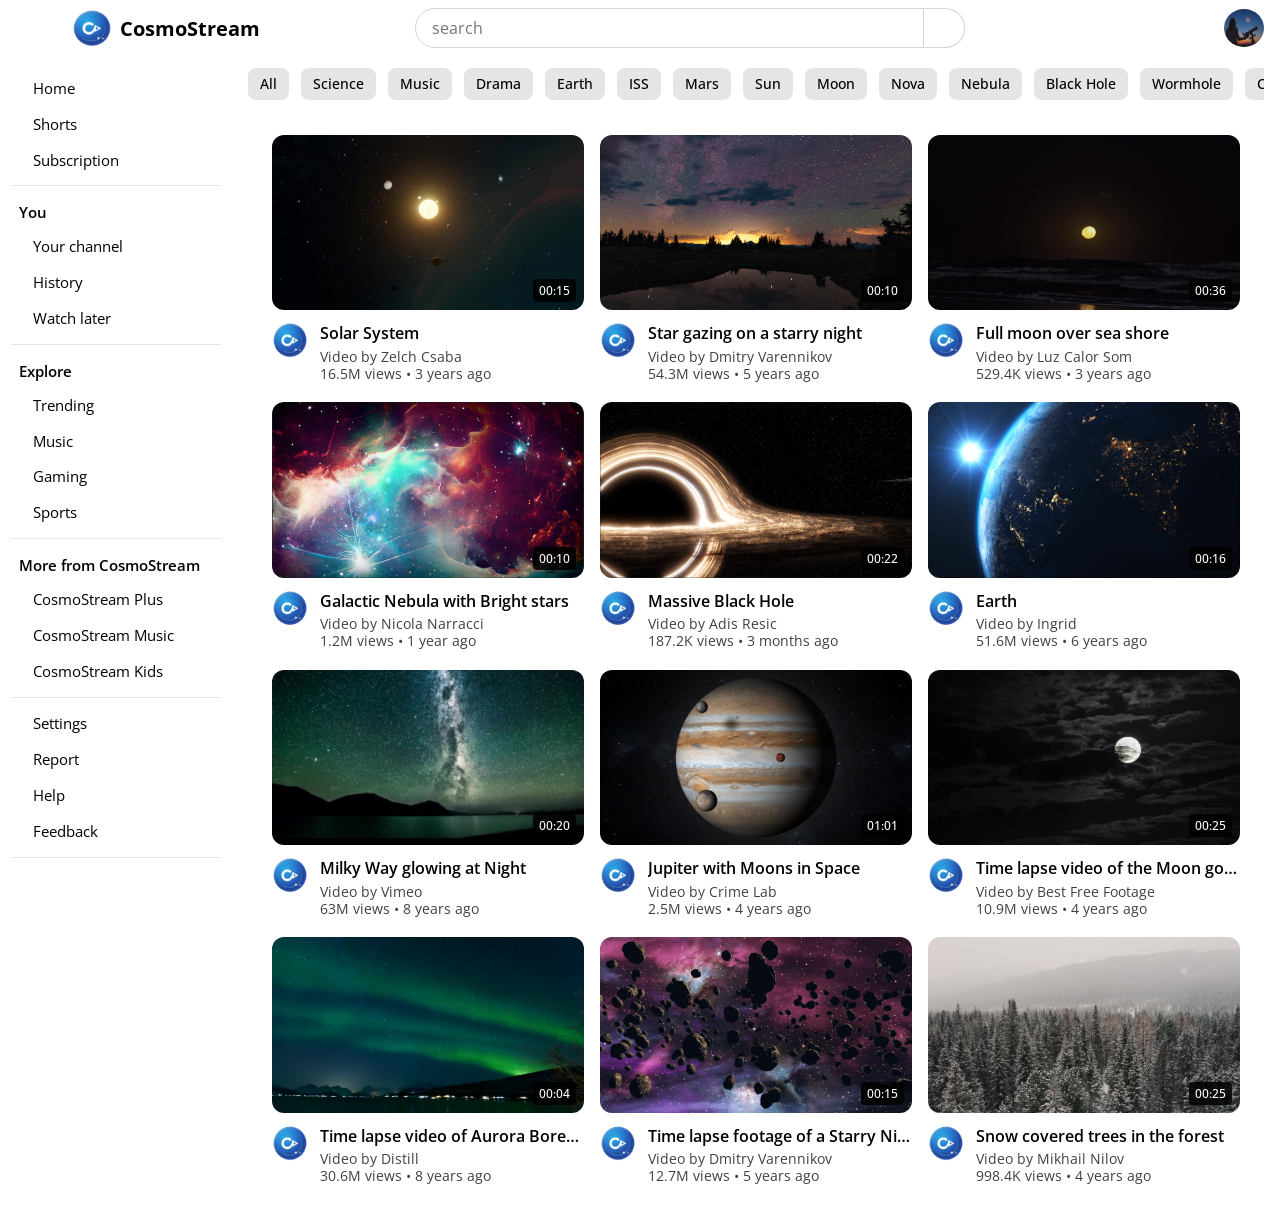
<file: index.html>
<!DOCTYPE html>
<html lang="en">
<head>
    <meta charset="UTF-8">
    <meta name="viewport" content="width=device-width, initial-scale=1.0">
    <title>YouTube Homepage Clone</title>

    <link rel="stylesheet" href="https://unicons.iconscout.com/release/v4.2.0/css/line.css">
    <link rel="stylesheet" href="style.css">
</head>
<body class="sidebar-hidden">

    <div class="container">
        <!-- Header -->
        <header>
            <nav class="navbar">
                <div class="nav-section nav-left">
                    <button class="nav-button menu-button">
                        <i class="uil uil-bars"></i>
                    </button>
                    <a href="#" class="nav-logo">
                        <img src="assets/images/logo1.png" alt="CosmoStream Logo" class="logo-image">
                        <h2 class="logo-text">CosmoStream</h2>
                    </a>
                </div>

                <div class="nav-section nav-center">
                    <form action="#" class="search-form">
                        <input type="search" placeholder="search" required class="search-input">
                        <button class="nav-button search-button">
                            <i class="uil uil-search"></i>
                        </button>
                    </form>
                    <button class="nav-button mic-button">
                        <i class="uil uil-microphone"></i>
                    </button>
                </div>

                <div class="nav-section nav-right">
                    <button class="nav-button search-button">
                            <i class="uil uil-search"></i>
                        </button>
                    <button class="nav-button theme-button">
                        <i class="uil uil-moon"></i>
                    </button>
                    <img src="assets/images/profile-photo.jpg" alt="User Image" class="user-image">
                </div>
            </nav>
        </header>

        <main class="main-layout">
            <div class="screen-overlay"></div>
            <!-- Sidebar -->
            <aside class="sidebar">
                <div class="nav-section nav-left">
                    <button class="nav-button menu-button">
                        <i class="uil uil-bars"></i>
                    </button>
                    <a href="#" class="nav-logo">
                        <img src="assets/images/logo1.png" alt="Logo" class="logo-image">
                        <h2 class="logo-text">CosmoStream</h2>
                    </a>
                </div>

                <div class="link-container">
                    <div class="link-section">
                        <a href="#" class="link-item">
                            <i class="uil uil-estate"></i> Home
                        </a>
                        <a href="#" class="link-item">
                            <i class="uil uil-video"></i> Shorts
                        </a>
                        <a href="#" class="link-item">
                            <i class="uil uil-tv-retro"></i> Subscription
                        </a>
                    </div>
                    <div class="section-separator"></div>

                    <div class="link-section">
                        <h4 class="section-title">You</h4>
                        <a href="#" class="link-item">
                            <i class="uil uil-user-square"></i> Your channel
                        </a>
                        <a href="#" class="link-item">
                            <i class="uil uil-history"></i> History
                        </a>
                        <a href="#" class="link-item">
                            <i class="uil uil-clock"></i> Watch later
                        </a>
                    </div>
                    <div class="section-separator"></div>

                    <div class="link-section">
                        <h4 class="section-title">Explore</h4>
                        <a href="#" class="link-item">
                            <i class="uil uil-fire"></i> Trending
                        </a>
                        <a href="#" class="link-item">
                            <i class="uil uil-music"></i> Music
                        </a>
                        <a href="#" class="link-item">
                            <i class="uil uil-basketball"></i> Gaming
                        </a>
                        <a href="#" class="link-item">
                            <i class="uil uil-trophy"></i> Sports
                        </a>
                    </div>
                    <div class="section-separator"></div>

                    <div class="link-section">
                        <h4 class="section-title">More from CosmoStream</h4>
                        <a href="#" class="link-item">
                            <i class="uil uil-shield-plus"></i> CosmoStream Plus
                        </a>
                        <a href="#" class="link-item">
                            <i class="uil uil-headphones-alt"></i> CosmoStream Music
                        </a>
                        <a href="#" class="link-item">
                            <i class="uil uil-airplay"></i> CosmoStream Kids
                        </a>
                    </div>
                    <div class="section-separator"></div>

                    <div class="link-section">
                        <a href="#" class="link-item">
                            <i class="uil uil-setting"></i> Settings
                        </a>
                        <a href="#" class="link-item">
                            <i class="uil uil-file-medical-alt"></i> Report
                        </a>
                        <a href="#" class="link-item">
                            <i class="uil uil-question-circle"></i> Help
                        </a>
                        <a href="#" class="link-item">
                            <i class="uil uil-exclamation-triangle"></i> Feedback
                        </a>
                    </div>
                    <div class="section-separator"></div>

                </div>
            </aside>

            <div class="content-wrapper">
                <div class="category-list">
                    <button class="category-button">All</button>
                    <button class="category-button">Science</button>
                    <button class="category-button">Music</button>
                    <button class="category-button">Drama</button>
                    <button class="category-button">Earth</button>
                    <button class="category-button">ISS</button>
                    <button class="category-button">Mars</button>
                    <button class="category-button">Sun</button>
                    <button class="category-button">Moon</button>
                    <button class="category-button">Nova</button>
                    <button class="category-button">Nebula</button>
                    <button class="category-button">Black Hole</button>
                    <button class="category-button">Wormhole</button>
                    <button class="category-button">Comets</button>
                    <button class="category-button">Jupiter</button>
                    <button class="category-button">Pulsar</button>
                    <button class="category-button">Pluto</button>
                    <button class="category-button">Eclipse</button>
                    <button class="category-button">Orbit</button>
                </div>

                <div class="video-list">
                    <!-- Video Card -->
                    <a href="player.html?video=video1.mp4&title=Solar System&channel=Zelch Csaba&views=16.5M views • 3 years ago" class="video-card">
                        <div class="thumbnail-container">
                            <img src="assets/thumbnails/thumbnail1.jpg" class="thumbnail">
                            <p class="duration">00:15</p>
                        </div>
                        
                        <div class="video-info">
                            <img src="assets/images/logo1.png" class="icon">
                            
                            <div class="video-details">
                                <h3 class="title">Solar System</h3>
                                <p class="channel-name">Video by Zelch Csaba</p>
                                <p class="views">16.5M views • 3 years ago</p>
                            </div>
                        </div>
                    </a>

                    <a href="player.html?video=video2.mp4&title=Star gazing on a starry night&channel=Dmitry Varennikov&views=54.3M views • 5 years ago" class="video-card">
                        <div class="thumbnail-container">
                            <img src="assets/thumbnails/thumbnail2.jpg" class="thumbnail">
                            <p class="duration">00:10</p>
                        </div>
                        
                        <div class="video-info">
                            <img src="assets/images/logo1.png" class="icon">
                            
                            <div class="video-details">
                                <h3 class="title">Star gazing on a starry night</h3>
                                <p class="channel-name">Video by Dmitry Varennikov</p>
                                <p class="views">54.3M views • 5 years ago</p>
                            </div>
                        </div>
                    </a>

                    <a href="player.html?video=video3.mp4&title=Full moon over sea shore&channel=Luz Calor Som&views=529.4K views • 3 years ago" class="video-card">
                        <div class="thumbnail-container">
                            <img src="assets/thumbnails/thumbnail3.jpg" class="thumbnail">
                            <p class="duration">00:36</p>
                        </div>
                        
                        <div class="video-info">
                            <img src="assets/images/logo1.png" class="icon">
                            
                            <div class="video-details">
                                <h3 class="title">Full moon over sea shore</h3>
                                <p class="channel-name">Video by Luz Calor Som</p>
                                <p class="views">529.4K views • 3 years ago</p>
                            </div>
                        </div>
                    </a>

                    <a href="player.html?video=video4.mp4&title=Galactic Nebula with Bright stars&channel=Nicola Narracci&views=1.2M views • 1 year ago" class="video-card">
                        <div class="thumbnail-container">
                            <img src="assets/thumbnails/thumbnail4.jpg" class="thumbnail">
                            <p class="duration">00:10</p>
                        </div>
                        
                        <div class="video-info">
                            <img src="assets/images/logo1.png" class="icon">
                            
                            <div class="video-details">
                                <h3 class="title">Galactic Nebula with Bright stars</h3>
                                <p class="channel-name">Video by Nicola Narracci</p>
                                <p class="views">1.2M views • 1 year ago</p>
                            </div>
                        </div>
                    </a>

                    <a href="player.html?video=video5.mp4&title=Massive Black Hole&channel=Adis Resic&views=187.2K views • 3 months ago" class="video-card">
                        <div class="thumbnail-container">
                            <img src="assets/thumbnails/thumbnail5.jpg" class="thumbnail">
                            <p class="duration">00:22</p>
                        </div>
                        
                        <div class="video-info">
                            <img src="assets/images/logo1.png" class="icon">
                            
                            <div class="video-details">
                                <h3 class="title">Massive Black Hole</h3>
                                <p class="channel-name">Video by Adis Resic</p>
                                <p class="views">187.2K views • 3 months ago</p>
                            </div>
                        </div>
                    </a>

                    <a href="player.html?video=video6.mp4&title=Earth&channel=Ingrid&views=51.6M views • 6 years ago" class="video-card">
                        <div class="thumbnail-container">
                            <img src="assets/thumbnails/thumbnail6.jpg" class="thumbnail">
                            <p class="duration">00:16</p>
                        </div>
                        
                        <div class="video-info">
                            <img src="assets/images/logo1.png" class="icon">
                            
                            <div class="video-details">
                                <h3 class="title">Earth</h3>
                                <p class="channel-name">Video by Ingrid</p>
                                <p class="views">51.6M views • 6 years ago</p>
                            </div>
                        </div>
                    </a>

                    <a href="player.html?video=video7.mp4&title=Milky Way glowing at Night&channel=Vimeo&views=63M views • 8 years ago" class="video-card">
                        <div class="thumbnail-container">
                            <img src="assets/thumbnails/thumbnail7.jpg" class="thumbnail">
                            <p class="duration">00:20</p>
                        </div>
                        
                        <div class="video-info">
                            <img src="assets/images/logo1.png" class="icon">
                            
                            <div class="video-details">
                                <h3 class="title">Milky Way glowing at Night</h3>
                                <p class="channel-name">Video by Vimeo</p>
                                <p class="views">63M views • 8 years ago</p>
                            </div>
                        </div>
                    </a>

                    <a href="player.html?video=video8.mp4&title=Jupiter with Moons in Space&channel=Crime Lab&views=2.5M views • 4 years ago" class="video-card">
                        <div class="thumbnail-container">
                            <img src="assets/thumbnails/thumbnail8.jpg" class="thumbnail">
                            <p class="duration">01:01</p>
                        </div>
                        
                        <div class="video-info">
                            <img src="assets/images/logo1.png" class="icon">
                            
                            <div class="video-details">
                                <h3 class="title">Jupiter with Moons in Space</h3>
                                <p class="channel-name">Video by Crime Lab</p>
                                <p class="views">2.5M views • 4 years ago</p>
                            </div>
                        </div>
                    </a>

                    <a href="player.html?video=video9.mp4&title=Time lapse video of the Moon going down&channel=Best Free Footage&views=10.9M views • 4 years ago" class="video-card">
                        <div class="thumbnail-container">
                            <img src="assets/thumbnails/thumbnail9.jpg" class="thumbnail">
                            <p class="duration">00:25</p>
                        </div>
                        
                        <div class="video-info">
                            <img src="assets/images/logo1.png" class="icon">
                            
                            <div class="video-details">
                                <h3 class="title">Time lapse video of the Moon going down</h3>
                                <p class="channel-name">Video by Best Free Footage</p>
                                <p class="views">10.9M views • 4 years ago</p>
                            </div>
                        </div>
                    </a>

                    <a href="player.html?video=video10.mp4&title=Time lapse video of Aurora Borealis&channel=Distill&views=30.6M views • 8 years ago" class="video-card">
                        <div class="thumbnail-container">
                            <img src="assets/thumbnails/thumbnail10.jpg" class="thumbnail">
                            <p class="duration">00:04</p>
                        </div>
                        
                        <div class="video-info">
                            <img src="assets/images/logo1.png" class="icon">
                            
                            <div class="video-details">
                                <h3 class="title">Time lapse video of Aurora Borealis</h3>
                                <p class="channel-name">Video by Distill</p>
                                <p class="views">30.6M views • 8 years ago</p>
                            </div>
                        </div>
                    </a>

                    <a href="player.html?video=video11.mp4&title=ime lapse footage of a Starry Night&channel=Dmitry Varennikov&views=12.7M views • 5 years ago" class="video-card">
                        <div class="thumbnail-container">
                            <img src="assets/thumbnails/thumbnail11.jpg" class="thumbnail">
                            <p class="duration">00:15</p>
                        </div>
                        
                        <div class="video-info">
                            <img src="assets/images/logo1.png" class="icon">
                            
                            <div class="video-details">
                                <h3 class="title">Time lapse footage of a Starry Night</h3>
                                <p class="channel-name">Video by Dmitry Varennikov</p>
                                <p class="views">12.7M views • 5 years ago</p>
                            </div>
                        </div>
                    </a>

                    <a href="player.html?video=video12.mp4&title=Snow covered trees in the forest&channel=Mikhail Nilov&views=998.4K views • 4 years ago" class="video-card">
                        <div class="thumbnail-container">
                            <img src="assets/thumbnails/thumbnail12.jpg" class="thumbnail">
                            <p class="duration">00:25</p>
                        </div>
                        
                        <div class="video-info">
                            <img src="assets/images/logo1.png" class="icon">
                            
                            <div class="video-details">
                                <h3 class="title">Snow covered trees in the forest</h3>
                                <p class="channel-name">Video by Mikhail Nilov</p>
                                <p class="views">998.4K views • 4 years ago</p>
                            </div>
                        </div>
                    </a>
                </div>
            </div>
        </main>
    </div>
    
    <script src="index.js" defer></script>
</body>
</html>
</file>
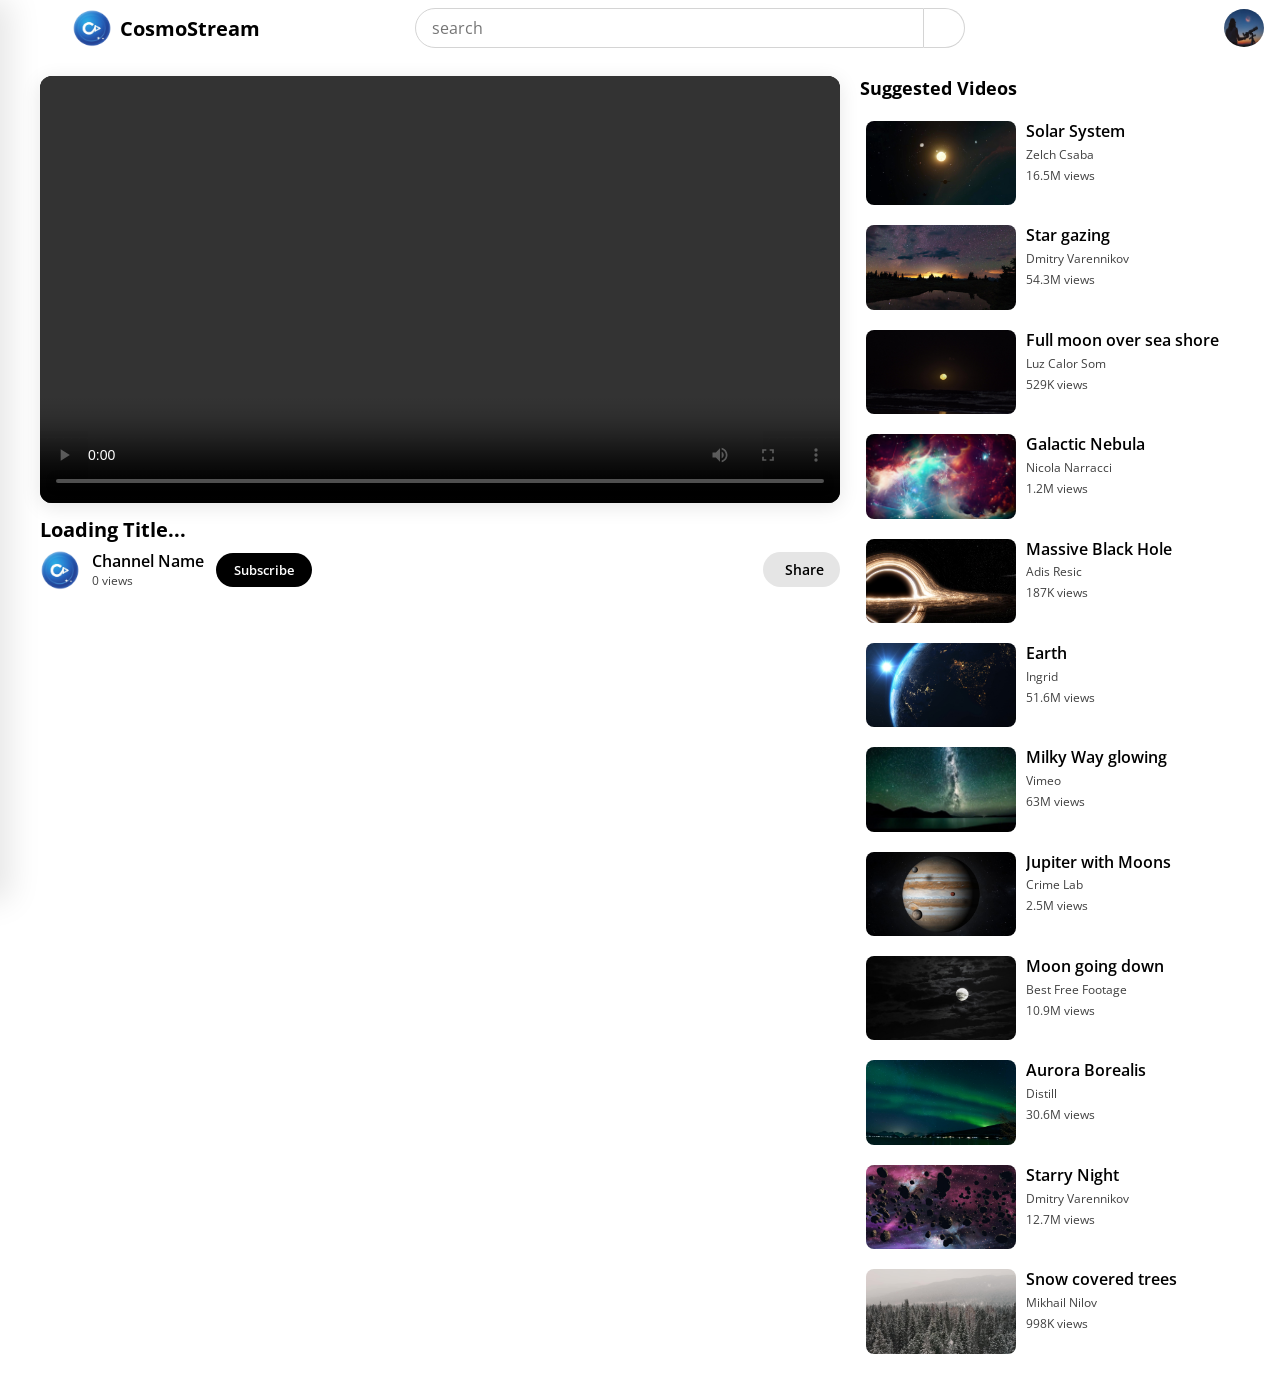
<file: player.html>
<!DOCTYPE html>
<html lang="en">
<head>
    <meta charset="UTF-8">
    <meta name="viewport" content="width=device-width, initial-scale=1.0">
    <title>Playing - CosmoStream</title>
    <link rel="stylesheet" href="https://unicons.iconscout.com/release/v4.2.0/css/line.css">
    <link rel="stylesheet" href="style.css">
</head>
<body class="sidebar-hidden">

    <div class="container">
        <header>
            <nav class="navbar">
                <div class="nav-section nav-left">
                    <button class="nav-button menu-button">
                        <i class="uil uil-bars"></i>
                    </button>
                    <a href="#" class="nav-logo">
                        <img src="assets/images/logo1.png" alt="Logo" class="logo-image">
                        <h2 class="logo-text">CosmoStream</h2>
                    </a>
                </div>

                <div class="nav-section nav-center">
                    <form action="#" class="search-form">
                        <input type="search" placeholder="search" required class="search-input">
                        <button class="nav-button search-button">
                            <i class="uil uil-search"></i>
                        </button>
                    </form>
                    <button class="nav-button mic-button">
                        <i class="uil uil-microphone"></i>
                    </button>
                </div>

                <div class="nav-section nav-right">
                    <button class="nav-button search-button">
                            <i class="uil uil-search"></i>
                        </button>
                    <button class="nav-button theme-button">
                        <i class="uil uil-moon"></i>
                    </button>
                    <img src="assets/images/profile-photo.jpg" alt="User Image" class="user-image">
                </div>
            </nav>
        </header>

        <main class="main-layout player-page">
            <div class="screen-overlay"></div>
            <!-- Sidebar -->
            <aside class="sidebar">
                <div class="nav-section nav-left">
                    <button class="nav-button menu-button">
                        <i class="uil uil-bars"></i>
                    </button>
                    <a href="index.html" class="nav-logo">
                        <img src="assets/images/logo1.png" alt="Logo" class="logo-image">
                        <h2 class="logo-text">CosmoStream</h2>
                    </a>
                </div>

                <div class="link-container">
                    <div class="link-section">
                        <a href="#" class="link-item">
                            <i class="uil uil-estate"></i> Home
                        </a>
                        <a href="#" class="link-item">
                            <i class="uil uil-video"></i> Shorts
                        </a>
                        <a href="#" class="link-item">
                            <i class="uil uil-tv-retro"></i> Subscription
                        </a>
                    </div>
                    <div class="section-separator"></div>

                    <div class="link-section">
                        <h4 class="section-title">You</h4>
                        <a href="#" class="link-item">
                            <i class="uil uil-user-square"></i> Your channel
                        </a>
                        <a href="#" class="link-item">
                            <i class="uil uil-history"></i> History
                        </a>
                        <a href="#" class="link-item">
                            <i class="uil uil-clock"></i> Watch later
                        </a>
                    </div>
                    <div class="section-separator"></div>

                    <div class="link-section">
                        <h4 class="section-title">Explore</h4>
                        <a href="#" class="link-item">
                            <i class="uil uil-fire"></i> Trending
                        </a>
                        <a href="#" class="link-item">
                            <i class="uil uil-music"></i> Music
                        </a>
                        <a href="#" class="link-item">
                            <i class="uil uil-basketball"></i> Gaming
                        </a>
                        <a href="#" class="link-item">
                            <i class="uil uil-trophy"></i> Sports
                        </a>
                    </div>
                    <div class="section-separator"></div>

                    <div class="link-section">
                        <h4 class="section-title">More from CosmoStream</h4>
                        <a href="#" class="link-item">
                            <i class="uil uil-shield-plus"></i> CosmoStream Plus
                        </a>
                        <a href="#" class="link-item">
                            <i class="uil uil-headphones-alt"></i> CosmoStream Music
                        </a>
                        <a href="#" class="link-item">
                            <i class="uil uil-airplay"></i> CosmoStream Kids
                        </a>
                    </div>
                    <div class="section-separator"></div>

                    <div class="link-section">
                        <a href="#" class="link-item">
                            <i class="uil uil-setting"></i> Settings
                        </a>
                        <a href="#" class="link-item">
                            <i class="uil uil-file-medical-alt"></i> Report
                        </a>
                        <a href="#" class="link-item">
                            <i class="uil uil-question-circle"></i> Help
                        </a>
                        <a href="#" class="link-item">
                            <i class="uil uil-exclamation-triangle"></i> Feedback
                        </a>
                    </div>
                    <div class="section-separator"></div>

                </div>
            </aside>
            <div class="content-player">
                <div class="video-container">
                    <video id="videoPlayer" controls autoplay></video>
                    
                    <div class="video-main-info">
                        <h1 id="displayTitle">Loading Title...</h1>
                        <div class="channel-data">
                            <div class="channel-left">
                                <img src="assets/images/logo1.png" class="player-icon">
                                <div>
                                    <p id="displayChannel">Channel Name</p>
                                    <p id="displayViews">0 views</p>
                                </div>
                                <button class="sub-btn">Subscribe</button>
                            </div>
                            <div class="video-actions">
                                <button class="action-item"><i class="uil uil-share"></i> Share</button>
                            </div>
                        </div>
                    </div>
                </div>
                
                <div class="sidebar-right">
                    <h3 style="font-size: 18px; margin-bottom:15px;">Suggested Videos</h3>
                    <div id="suggestedList" class="suggested-list"></div>
                </div>
            </div>
        </main>
        
        <script src="index.js" defer></script>
    </body>
</html>
</file>
<file: style.css>
/* Importing Google Font - Open Sans */
@import url('https://fonts.googleapis.com/css2?family=Open+Sans:ital,wght@0,300..800;1,300..800&display=swap');

* {
    margin: 0;
    padding: 0;
    box-sizing: border-box;
    font-family: "Open Sans", sans-serif;
}

:root {
    --white-color: #fff;
    --black-color: #000;
    --light-white-color: #f0f0f0;
    --light-gray-color: #e5e5e5;
    --border-color: #d4d4d4;
    --primary-color: #3b82f6;
    --secondary-color: #404040;
    --overlay-dark-color: rgba(0, 0, 0, 0.6);
}

body.dark-mode {
    --white-color: #171717;
    --black-color: #d4d4d4;
    --light-white-color: #333;
    --light-gray-color: #404040;
    --border-color: #737373;
    --secondary-color: #d4d4d499;
}

body {
    background: var(--white-color);
}

.navbar {
    display: flex;
    align-items: center;
    padding: 0.5rem 1rem;
    justify-content: space-between;
}

.container :where(.nav-section, .search-form, .nav-logo) {
    display: flex;
    align-items: center;
}

.container .nav-section {
    gap: 1rem;
}

.container :where(.logo-image, .user-image) {
    height: 38px;
    width: 40px;
    cursor: pointer;
    border-radius: 50%;
}

.container .nav-button {
    border: none;
    cursor: pointer;
    height: 40px;
    width: 40px;
    border-radius: 50%;
    background: none;
}

.container .nav-button:hover {
    background-color: var(--light-gray-color);
}

.container .nav-button i {
    color: var(--black-color);
    display: flex;
    font-size: 1.5rem;
    align-items: center;
    justify-content: center;
}

.container .nav-logo {
    display: flex;
    gap: 0.5rem;
    text-decoration: none;
}

.container .nav-logo .logo-text {
    font-size: 1.25rem;
    color: var(--black-color);
}

.navbar .nav-center {
    display: flex;
    gap: 0.5rem;
    width: 100%;
    justify-content: center;
}

.navbar .search-form {
    max-width: 550px;
    flex: 1;
    height: 40px;
}

.navbar .search-form .search-input {
    width: 100%;
    height: 100%;
    padding: 0 1rem;
    outline: none;
    font-size: 1rem;
    color: var(--black-color);
    background: var(--white-color);
    border-radius: 3.1rem 0 0 3.1rem;
    border: 1px solid var(--border-color);
}

.navbar .search-form .search-input:focus {
    border-color: var(--primary-color);
}

.navbar .search-form .search-button {
    width: auto;
    padding: 0 1.25rem;
    border-radius: 0 3.1rem 3.1rem 0;
    border: 1px solid var(--border-color);
    border-left: 0;
}

.navbar .nav-right .search-button {
    display: none;
}

.main-layout {
    display: flex;
    overflow-y: auto;
    scrollbar-color: #a6a6a6 transparent;
}

.main-layout .sidebar {
    width: 280px;
    padding: 0 0.7rem 0;
    background: var(--white-color);
}

body.sidebar-hidden .main-layout .sidebar {
    width: 0;
    padding: 0;
}

.main-layout .sidebar .nav-left {
    display: none;
    padding: 0.5rem 0.3rem;
}

.sidebar .link-container {
    overflow-y: auto;
    padding: 1rem 0 2rem;
    scrollbar-width: thin;
    height: calc(100vh - 60px);
    scrollbar-color: transparent transparent;
}

.sidebar .link-container:hover {
    scrollbar-color: #a6a6a6 transparent;
}

.sidebar .link-section .link-item {
    display: flex;
    align-items: center;
    font-size: 0.938rem;
    white-space: nowrap;
    padding: 0.37rem 0.75rem;
    margin-bottom: 0.25rem;
    color: var(--black-color);
    border-radius: 0.5rem;
    text-decoration: none;
}

.sidebar .link-section .link-item:hover {
    background: var(--light-gray-color);
}

.sidebar .link-section .link-item i {
    font-size: 1.4rem;
    margin-right: 0.63rem;
}

.sidebar .link-section .section-title {
    font-size: 0.938rem;
    font-weight: 600;
    color: var(--black-color);
    margin: 1rem 0 0.5rem 0.5rem;
}

.sidebar .section-separator {
    height: 1px;
    margin: 0.625rem 0;
    background: var(--light-gray-color);
}

.main-layout .content-wrapper {
    padding: 0 1rem;
    overflow-x: hidden;
    width: 100%;
}

.content-wrapper .category-list {
    display: flex;
    gap: 0.75rem;
    overflow-x: auto;
    padding: 0.75rem 0 0.7rem;
    scrollbar-width: none;
}

.category-list .category-button {
    border: none;
    cursor: pointer;
    font-size: 0.9rem;
    font-weight: 500;
    white-space: nowrap;
    padding: 0.4rem 0.75rem;
    border-radius: 0.5rem;
    color: var(--black-color);
    background: var(--light-gray-color);
}

.video-list {
    display: grid;

    grid-template-columns: repeat(auto-fill, minmax(280px, 1fr)); 
    gap: 20px 16px;
    padding: 24px;
}

.video-card {
    text-decoration: none;
    display: flex;
    flex-direction: column;
    cursor: pointer;
}

.thumbnail-container {
    position: relative;
    width: 100%;
    aspect-ratio: 16 / 9;
    border-radius: 12px;
    overflow: hidden;
    background-color: #f2f2f2; 
    transition: border-radius 0.2s ease;
}

.thumbnail {
    width: 100%;
    height: 100%;
    object-fit: cover;
}

.video-card:hover .thumbnail-container {
    border-radius: 4px;
}

.duration {
    position: absolute;
    bottom: 8px;
    right: 8px;
    background: rgba(0, 0, 0, 0.85);
    color: #fff;
    padding: 3px 6px;
    font-size: 12px;
    font-weight: 500;
    border-radius: 4px;
}

.video-info {
    display: flex;
    margin-top: 12px;
    gap: 12px; 
}

.icon {
    width: 36px;
    height: 36px;
    border-radius: 50%;
    flex-shrink: 0; 
    object-fit: cover;
}

.video-details {
    display: flex;
    flex-direction: column;
    overflow: hidden;
}

.title {
    font-size: 16px;
    color: var(--black-color);
    font-weight: 600;
    line-height: 1.4;
    margin: 0 0 4px 0;

    white-space: nowrap;
    overflow: hidden;
    text-overflow: ellipsis;
    display: block;               
}

.channel-name,
.views {
    font-size: 14px;
    color: var(--secondary-color);
    margin: 0;
    line-height: 1.2;
}

.channel-name:hover {
    color: var(--black-color);
}

.main-layout.player-page {
    display: flex;
    flex-direction: row;
    padding: 0; 
    background: var(--white-color);
}

.content-player {
    display: grid;
    grid-template-columns: 1fr 380px; 
    gap: 20px;
    padding: 20px 40px;
    width: 100%;
    transition: all 0.3s ease;
}

.player-page .video-container {
    width: 100%;
}

.player-page #videoPlayer {
    width: 100%;
    aspect-ratio: 15 / 8;
    border-radius: 12px;
    background: #000; 
    box-shadow: 0 4px 20px rgba(0,0,0,0.1);
}

.player-page .video-main-info {
    margin-top: 10px; 
}

.player-page .video-main-info h1 {
    font-size: 20px;
    font-weight: 700;
    margin: 0 0 8px 0;
    line-height: 1.2;
    color: var(--black-color) !important;
}

.player-page .channel-data {
    display: flex;
    justify-content: space-between;
    align-items: center;
    margin-top: 8px;
}

.player-page .channel-left {
    display: flex;
    align-items: center;
    gap: 12px;
}

.player-page .player-icon {
    width: 40px;
    height: 40px;
    border-radius: 50%;
    object-fit: cover;
}

.player-page .channel-text-info {
    display: flex;
    flex-direction: column;
}

.player-page .channel-text-info span#displayChannel {
    font-weight: 600;
    font-size: 16px;
    color: var(--black-color) !important;
}

.player-page .channel-text-info span#displayViews {
    font-size: 12px;
    color: var(--secondary-color) !important;
}

.player-page .sub-btn {
    background: var(--black-color);
    color: var(--white-color);
    border: none;
    padding: 8px 18px;
    border-radius: 20px;
    font-weight: 600;
    cursor: pointer;
    transition: opacity 0.2s;
}

.player-page .video-actions {
    display: flex;
    gap: 8px;
}

.player-page .action-item {
    background: var(--light-gray-color);
    color: var(--black-color);
    padding: 8px 16px;
    border-radius: 20px;
    border: none;
    font-size: 14px;
    font-weight: 600;
    cursor: pointer;
    display: flex;
    align-items: center;
    gap: 6px;
}

.player-page .suggested-list {
    display: flex;
    flex-direction: column;
    gap: 8px; 
}

.player-page .suggested-list-title {
    color: var(--black-color) !important;
    font-size: 18px;
    margin-bottom: 12px;
    font-weight: 700;
}

.player-page .suggested-card {
    display: flex;
    gap: 10px;
    text-decoration: none;
    padding: 6px;
    border-radius: 8px;
    transition: background 0.2s;
}

.player-page .suggested-card:hover {
    background: var(--light-white-color);
}

.player-page .suggested-thumb {
    width: 150px;
    aspect-ratio: 16 / 9;
    border-radius: 8px;
    object-fit: cover;
    flex-shrink: 0;
}

.player-page .suggested-info h4 {
    font-size: 16px;
    color: var(--black-color) !important; 
    margin: 0;
    line-height: 1.3;
    font-weight: 600;
    white-space: nowrap;
    overflow: hidden;
    text-overflow: ellipsis;
    display: block;
}

.player-page .suggested-info p {
    font-size: 12px;
    color: var(--secondary-color);
    margin: 4px 0 0 0;
}

#displayChannel {
    margin: 0;
    font-weight: 600;
    color: var(--black-color);
}

#displayViews {
    margin: 0;
    font-size: 12px;
    color: var(--secondary-color); 
}

.suggested-card {
    text-decoration: none;
    display: flex;
    gap: 10px;
}

.suggested-info .video-title {
    font-size: 14px;
    margin: 0;
    line-height: 1.2;
    color: var(--black-color) !important;
}

.suggested-info .video-meta {
    font-size: 12px;
    margin: 4px 0 0;
    color: var(--secondary-color) !important;
}

.sidebar-right h3 {
    color: var(--black-color);
}

body.sidebar-hidden .player-page .sidebar {
    width: 280px; 
    transform: translateX(-100%); 
    padding: 0 0.7rem;
}

.player-page .sidebar {
    position: fixed;
    top: 0;
    left: 0;
    height: 100vh;
    width: 280px;
    z-index: 2000;
    background: var(--white-color);
    box-shadow: 10px 0 30px rgba(0,0,0,0.1);
    transition: transform 0.3s ease;
    transform: translateX(0);
    display: flex;
    flex-direction: column;
}

.player-page .sidebar .nav-left {
    display: flex !important; 
    padding: 0.5rem 0.3rem;
    align-items: center;
    gap: 1rem;
    margin-bottom: 0.5rem;
}

.player-page .screen-overlay {
    position: fixed;
    top: 0;
    left: 0;
    width: 100%;
    height: 100%;
    background: rgba(0, 0, 0, 0.4);
    z-index: 1500;
    transition: 0.3s;
}

body.sidebar-hidden .player-page .screen-overlay {
    visibility: hidden;
    opacity: 0;
}

body.dark-mode .player-page .sidebar {
    background: #0f0f0f; 
}

@media (max-width: 1024px) {
    .main-layout .sidebar {
        position: fixed !important;
        top: 0;
        left: 0;
        height: 100vh;
        width: 280px;
        z-index: 9999; 
        background: var(--white-color);
        box-shadow: 10px 0 30px rgba(0,0,0,0.2);
        transition: transform 0.3s ease-in-out;

        transform: translateX(-280px); 
        display: block !important;
    }

    body:not(.sidebar-hidden) .main-layout .sidebar {
        transform: translateX(0);
    }

    .screen-overlay {
        position: fixed;
        top: 0;
        left: 0;
        width: 100%;
        height: 100%;
        background: rgba(0, 0, 0, 0.7); 
        z-index: 9000;
        visibility: hidden;
        opacity: 0;
        transition: 0.3s;
    }

    body:not(.sidebar-hidden) .screen-overlay {
        visibility: visible;
        opacity: 1;
    }

    .content-wrapper {
        margin-left: 0 !important;
        width: 100% !important;
    }

    .sidebar .nav-left {
        display: flex !important;
        padding: 0.5rem 1rem;
        border-bottom: 1px solid var(--border-color);
    }

    .content-player {
        grid-template-columns: 1fr;
        padding: 10px;
    }
}

@media (max-width: 768px) {
    .navbar .nav-center {
        display: none;
    }

    .navbar .nav-right .search-button {
        display: flex;
    }

    .video-list {
        grid-template-columns: repeat(auto-fill, minmax(240px, 1fr));
        padding: 15px;
    }
}
@media (max-width: 480px) {
    .container .nav-logo .logo-text {
        display: block !important;
        font-size: 1rem;
    }

    body:not(.sidebar-hidden) .navbar .nav-logo {
        visibility: hidden;
        opacity: 0;
    }

    .container :where(.logo-image) {
        height: 30px;
        width: 32px;
    }

    .player-page .channel-data {
        display: flex;
        flex-direction: row; 
        align-items: center;
        justify-content: flex-start; 
        gap: 14px; 
        width: 100%;
        padding: 5px 0;
    }

    .player-page .channel-left {
        display: flex;
        align-items: center;
        gap: 8px; 
    }

    .player-page .video-actions {
        display: flex;
        align-items: center;
        gap: 10px; 
    }

    .player-page .sub-btn {
        padding: 6px 12px;
        font-size: 12px;
        font-weight: 600;
        white-space: nowrap; 
    }

    .player-page .action-item {
        padding: 6px 12px;
        font-size: 12px;
        border-radius: 20px;
        background: var(--light-gray-color);
        display: flex;
        align-items: center;
    }

    .sidebar .nav-left .logo-text {
        display: block !important;
        font-size: 1.1rem;
    }

    .video-list {
        grid-template-columns: 1fr;
        padding: 10px;
    }

    .content-player {
        padding: 10px;
    }
}
</file>
